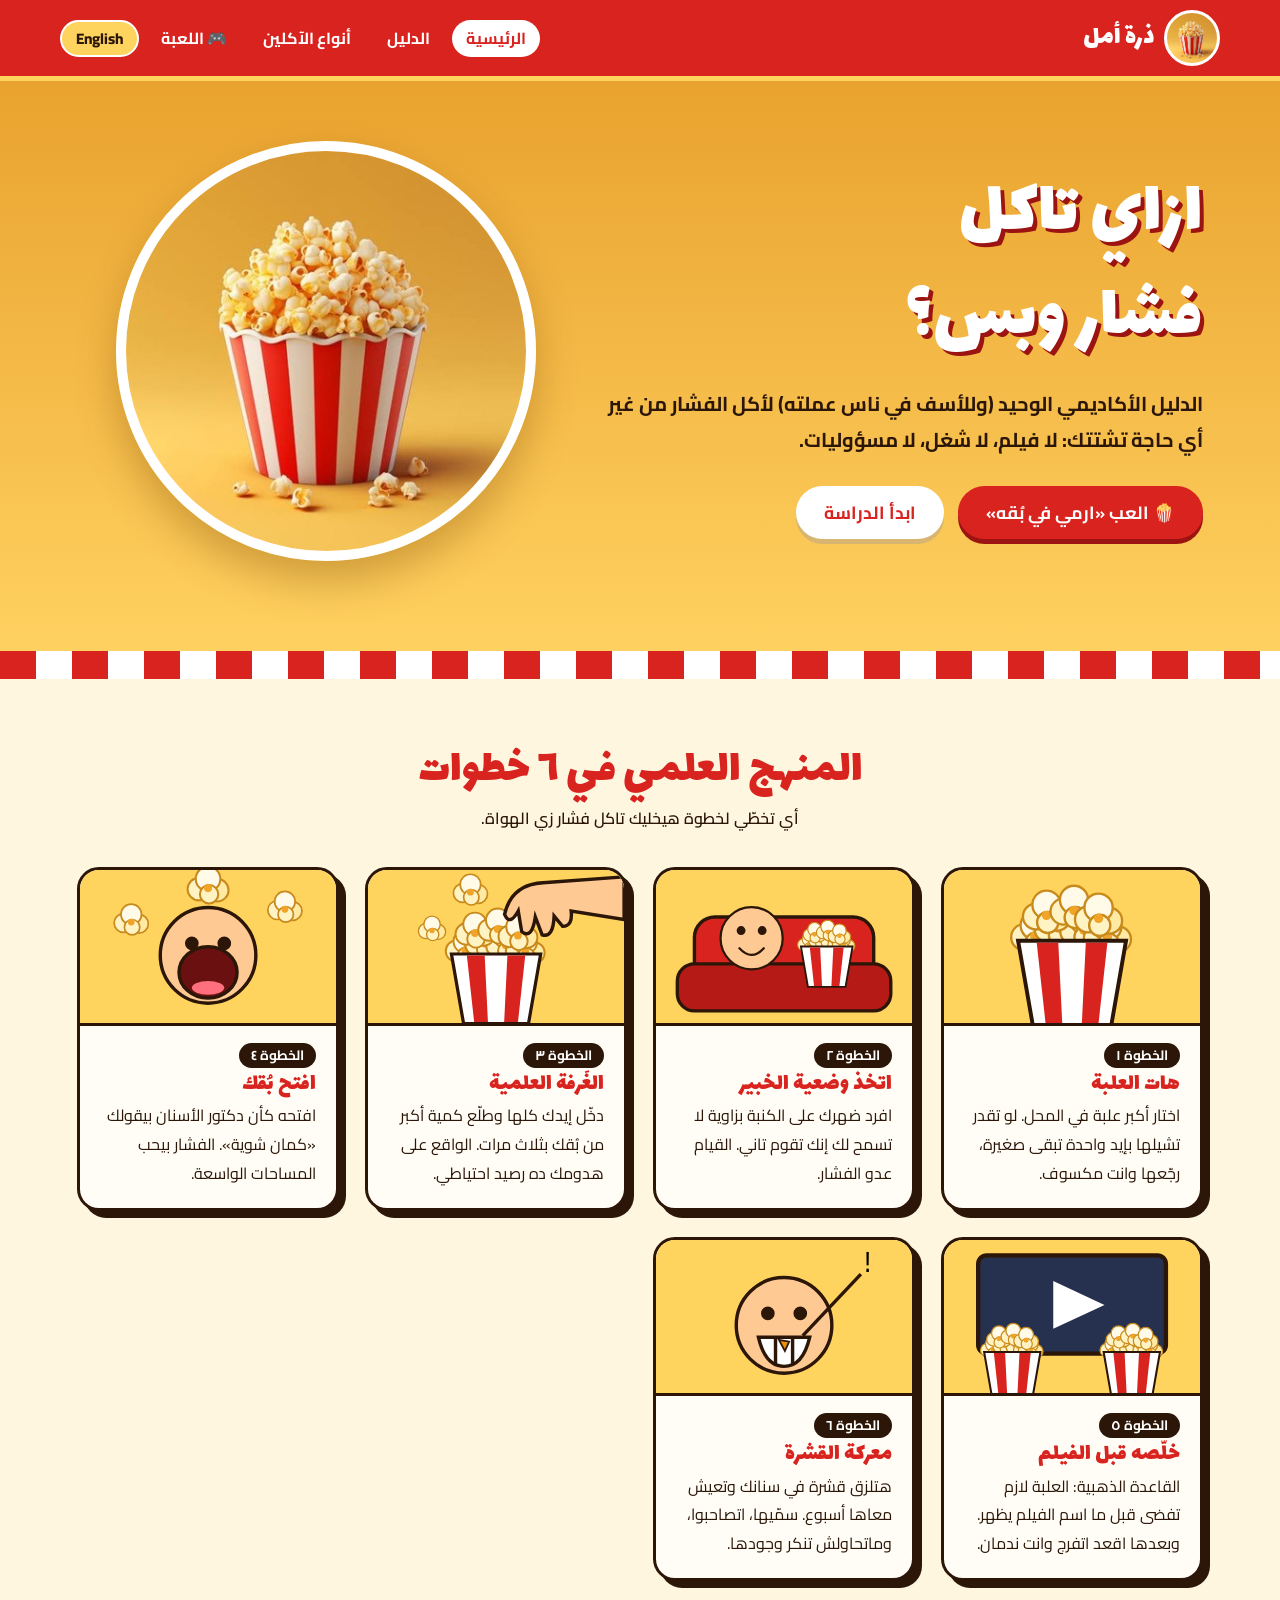
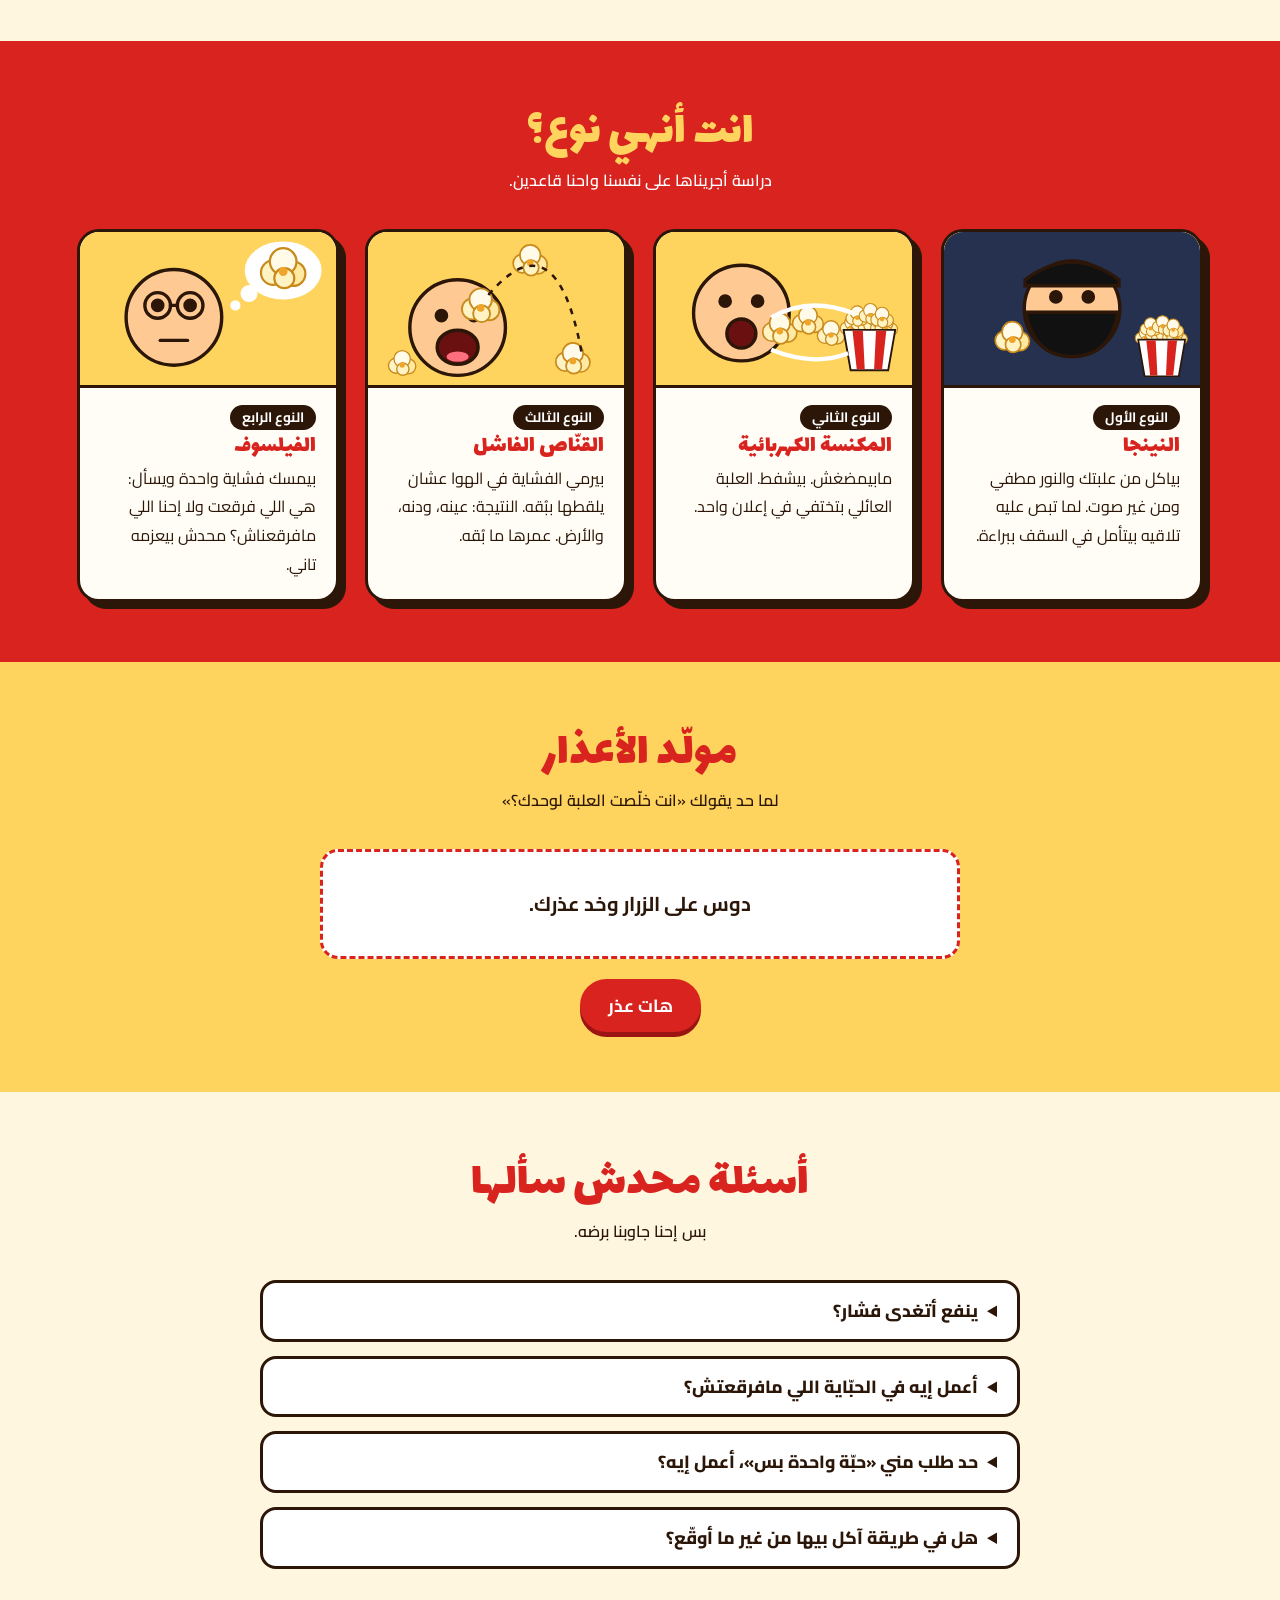
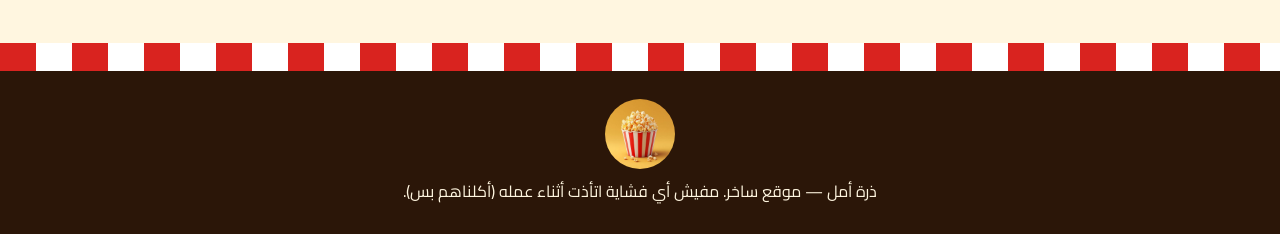
<file: index.html>
<!DOCTYPE html>
<html lang="ar" dir="rtl">
<head>
<meta charset="UTF-8">
<meta name="viewport" content="width=device-width, initial-scale=1">
<title>ذرة أمل | ازاي تاكل فشار بس</title>
<link rel="icon" href="[data-uri]">
<link href="https://fonts.googleapis.com/css2?family=Cairo:wght@400;600;700;800&family=Lalezar&display=swap" rel="stylesheet">
<link rel="stylesheet" href="style.css">
</head>
<body>
<header class="nav">
  <a class="brand" href="index.html"><span class="logo" role="img" aria-label="لوجو ذرة أمل"></span>ذرة أمل</a>
  <nav class="links">
    <a href="index.html" class="active">الرئيسية</a>
    <a href="index.html#steps">الدليل</a>
    <a href="index.html#types">أنواع الآكلين</a>
    <a href="game.html">🎮 اللعبة</a>
  </nav>
</header>

<main>
<section class="hero">
  <div>
    <h1>ازاي تاكل<br>فشار وبس؟</h1>
    <p>الدليل الأكاديمي الوحيد (وللأسف في ناس عملته) لأكل الفشار من غير أي حاجة تشتتك: لا فيلم، لا شغل، لا مسؤوليات.</p>
    <div class="actions">
      <a class="btn" href="game.html">🍿 العب «ارمي في بُقه»</a>
      <a class="btn alt" href="#steps">ابدأ الدراسة</a>
    </div>
  </div>
  <div class="logo" role="img" aria-label="علبة فشار"></div>
</section>
<div class="stripes"></div>

<section class="block" id="steps">
  <h2>المنهج العلمي في ٦ خطوات</h2>
  <p class="sub">أي تخطّي لخطوة هيخليك تاكل فشار زي الهواة.</p>
  <div class="grid">
    <article class="card">
      <div class="art" data-art="bucket"></div>
      <div class="body"><span class="num">الخطوة ١</span><h3>هات العلبة</h3><p>اختار أكبر علبة في المحل. لو تقدر تشيلها بإيد واحدة تبقى صغيرة، رجّعها وانت مكسوف.</p></div>
    </article>
    <article class="card">
      <div class="art" data-art="sofa"></div>
      <div class="body"><span class="num">الخطوة ٢</span><h3>اتخذ وضعية الخبير</h3><p>افرد ضهرك على الكنبة بزاوية لا تسمح لك إنك تقوم تاني. القيام عدو الفشار.</p></div>
    </article>
    <article class="card">
      <div class="art" data-art="hand"></div>
      <div class="body"><span class="num">الخطوة ٣</span><h3>الغَرفة العلمية</h3><p>دخّل إيدك كلها وطلّع كمية أكبر من بُقك بثلاث مرات. الواقع على هدومك ده رصيد احتياطي.</p></div>
    </article>
    <article class="card">
      <div class="art" data-art="mouth"></div>
      <div class="body"><span class="num">الخطوة ٤</span><h3>افتح بُقك</h3><p>افتحه كأن دكتور الأسنان بيقولك «كمان شوية». الفشار بيحب المساحات الواسعة.</p></div>
    </article>
    <article class="card">
      <div class="art" data-art="movie"></div>
      <div class="body"><span class="num">الخطوة ٥</span><h3>خلّصه قبل الفيلم</h3><p>القاعدة الذهبية: العلبة لازم تفضى قبل ما اسم الفيلم يظهر. وبعدها اقعد اتفرج وانت ندمان.</p></div>
    </article>
    <article class="card">
      <div class="art" data-art="kernel"></div>
      <div class="body"><span class="num">الخطوة ٦</span><h3>معركة القشرة</h3><p>هتلزق قشرة في سنانك وتعيش معاها أسبوع. سمّيها، اتصاحبوا، وماتحاولش تنكر وجودها.</p></div>
    </article>
  </div>
</section>

<section class="block dark" id="types">
  <h2>انت أنهي نوع؟</h2>
  <p class="sub">دراسة أجريناها على نفسنا واحنا قاعدين.</p>
  <div class="grid">
    <article class="card">
      <div class="art" data-art="ninja"></div>
      <div class="body"><span class="num">النوع الأول</span><h3>النينجا</h3><p>بياكل من علبتك والنور مطفي ومن غير صوت. لما تبص عليه تلاقيه بيتأمل في السقف ببراءة.</p></div>
    </article>
    <article class="card">
      <div class="art" data-art="vacuum"></div>
      <div class="body"><span class="num">النوع الثاني</span><h3>المكنسة الكهربائية</h3><p>مابيمضغش. بيشفط. العلبة العائلي بتختفي في إعلان واحد.</p></div>
    </article>
    <article class="card">
      <div class="art" data-art="thrower"></div>
      <div class="body"><span class="num">النوع الثالث</span><h3>القنّاص الفاشل</h3><p>بيرمي الفشاية في الهوا عشان يلقطها ببُقه. النتيجة: عينه، ودنه، والأرض. عمرها ما بُقه.</p></div>
    </article>
    <article class="card">
      <div class="art" data-art="thinker"></div>
      <div class="body"><span class="num">النوع الرابع</span><h3>الفيلسوف</h3><p>بيمسك فشاية واحدة ويسأل: هي اللي فرقعت ولا إحنا اللي مافرقعناش؟ محدش بيعزمه تاني.</p></div>
    </article>
  </div>
</section>

<section class="block excuse">
  <h2>مولّد الأعذار</h2>
  <p class="sub">لما حد يقولك «انت خلّصت العلبة لوحدك؟»</p>
  <div id="excuseText" aria-live="polite">دوس على الزرار وخد عذرك.</div>
  <button class="btn" id="excuseBtn" type="button">هات عذر</button>
</section>

<section class="block">
  <h2>أسئلة محدش سألها</h2>
  <p class="sub">بس إحنا جاوبنا برضه.</p>
  <div class="faq">
    <details><summary>ينفع أتغدى فشار؟</summary><p>طبعًا. وتفطر وتتعشى كمان، بس إحنا موقع ساخر مش دكتور تغذية، فماتاخدش بكلامنا.</p></details>
    <details><summary>أعمل إيه في الحبّاية اللي مافرقعتش؟</summary><p>دي حبّاية عندها شخصية. احترم قرارها، وماتحاولش تكسرها بسنانك عشان سنانك هي اللي هتتكسر.</p></details>
    <details><summary>حد طلب مني «حبّة واحدة بس»، أعمل إيه؟</summary><p>إديله حبّة واحدة بالظبط، واختار اللي مافرقعتش.</p></details>
    <details><summary>هل في طريقة آكل بيها من غير ما أوقّع؟</summary><p>العلماء لسه بيدوّروا. آخر محاولة انتهت بالباحث وهو بيلم فشار من تحت الكنبة.</p></details>
  </div>
</section>
</main>
<div class="stripes"></div>
<footer>
  <span class="logo"></span>
  <p>ذرة أمل — موقع ساخر. مفيش أي فشاية اتأذت أثناء عمله (أكلناهم بس).</p>
</footer>
<script src="script.js"></script>
</body>
</html>
</file>
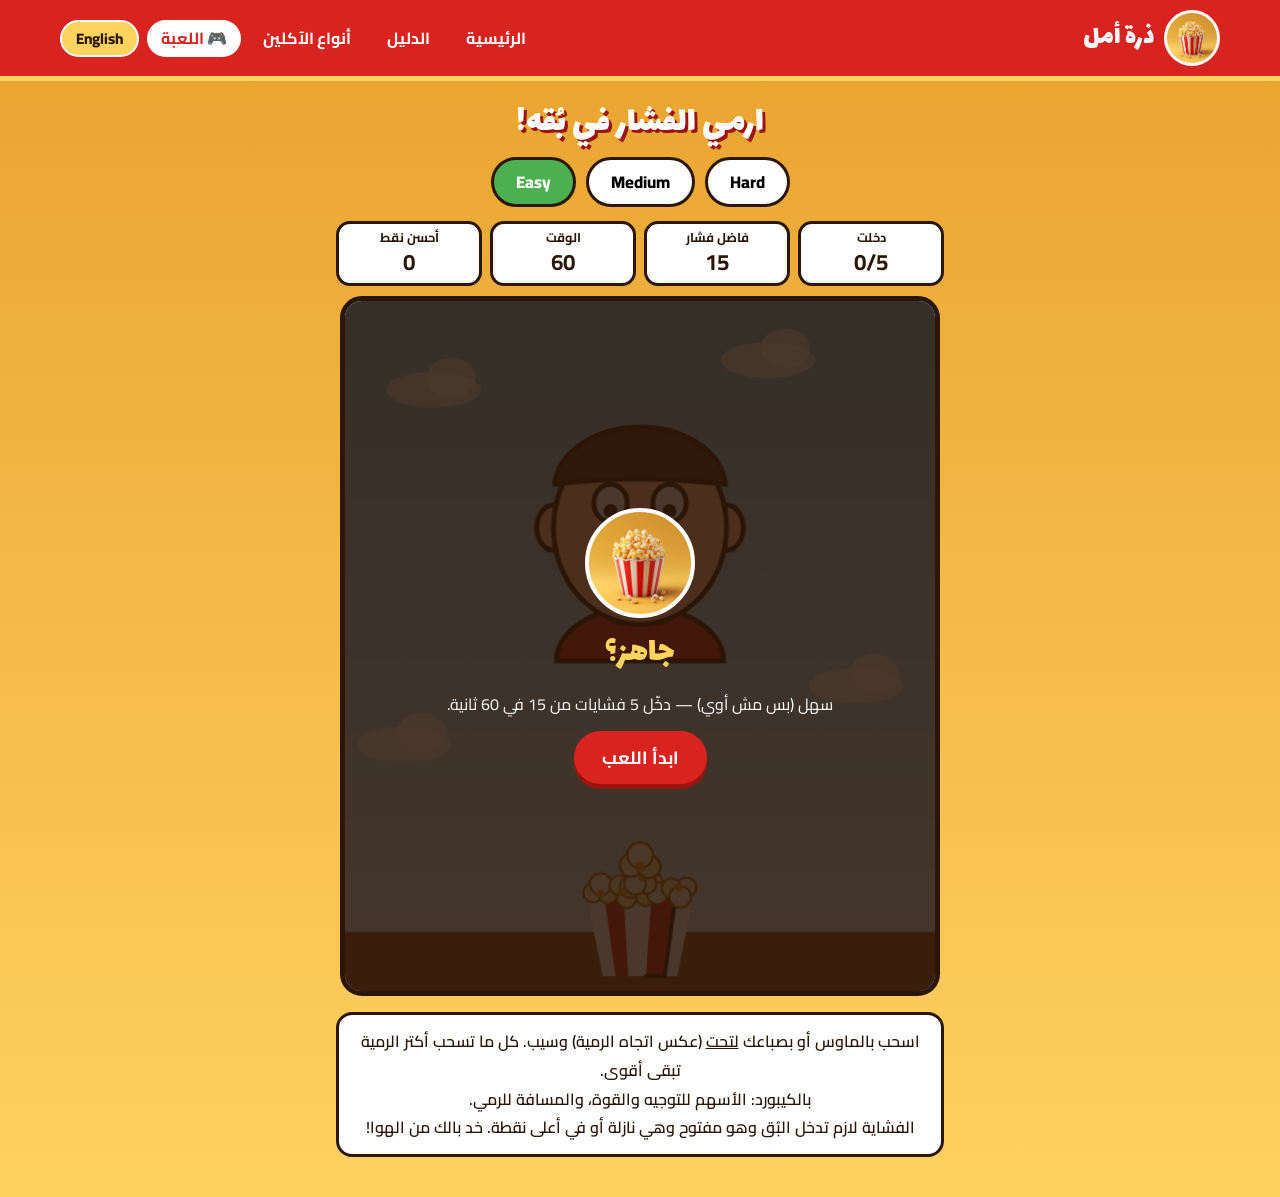
<file: game.html>
<!DOCTYPE html>
<html lang="ar" dir="rtl">
<head>
<meta charset="UTF-8">
<meta name="viewport" content="width=device-width, initial-scale=1">
<title>لعبة ارمي في بُقه | ذرة أمل</title>
<link rel="icon" href="[data-uri]">
<link href="https://fonts.googleapis.com/css2?family=Cairo:wght@400;600;700;800&family=Lalezar&display=swap" rel="stylesheet">
<link rel="stylesheet" href="style.css">
</head>
<body class="game-page">
<header class="nav">
  <a class="brand" href="index.html"><span class="logo" role="img" aria-label="لوجو ذرة أمل"></span>ذرة أمل</a>
  <nav class="links">
    <a href="index.html">الرئيسية</a>
    <a href="index.html#steps">الدليل</a>
    <a href="index.html#types">أنواع الآكلين</a>
    <a href="game.html" class="active">🎮 اللعبة</a>
  </nav>
</header>

<main class="game-wrap">
  <h1>ارمي الفشار في بُقه!</h1>
  <div class="levels" role="group" aria-label="مستوى الصعوبة">
    <button class="level" type="button" data-level="easy" aria-pressed="true">Easy</button>
    <button class="level" type="button" data-level="medium" aria-pressed="false">Medium</button>
    <button class="level" type="button" data-level="hard" aria-pressed="false">Hard</button>
  </div>
  <div class="hud">
    <div>دخلت<b id="score">0</b></div>
    <div>فاضل فشار<b id="ammo">0</b></div>
    <div>الوقت<b id="time">0</b></div>
    <div>أحسن نقط<b id="best">0</b></div>
  </div>
  <div class="stage">
    <canvas id="game" width="600" height="700" tabindex="0" aria-label="ساحة اللعبة"></canvas>
    <div class="overlay" id="overlay">
      <span class="logo"></span>
      <h2 id="ovTitle">جاهز؟</h2>
      <p id="ovText"></p>
      <button class="btn" id="startBtn" type="button">ابدأ اللعب</button>
    </div>
  </div>
  <div class="help">
    اسحب بالماوس أو بصباعك <u>لتحت</u> (عكس اتجاه الرمية) وسيب. كل ما تسحب أكتر الرمية تبقى أقوى.<br>
    بالكيبورد: الأسهم للتوجيه والقوة، والمسافة للرمي.<br>
    الفشاية لازم تدخل البُق وهو مفتوح وهي نازلة أو في أعلى نقطة. خد بالك من الهوا!
  </div>
</main>
<script src="script.js"></script>
</body>
</html>
</file>
<file: style.css>
/* ===== ذرة أمل : ملف التنسيق ===== */
:root{
  --mustard:#f0ac33; --butter:#ffd45e; --cream:#fff6e0; --red:#d9231f;
  --red-dark:#9c1411; --ink:#2b1608; --card:#fffdf6;
}
*{box-sizing:border-box;margin:0;padding:0}
html{scroll-behavior:smooth}
body{font-family:'Cairo',Tahoma,sans-serif;background:var(--cream);color:var(--ink);line-height:1.8;overflow-x:hidden}
h1,h2,h3,.brand{font-family:'Lalezar','Cairo',Tahoma,sans-serif;font-weight:400;line-height:1.35}
a{color:inherit;text-decoration:none}
svg{display:block;max-width:100%}

/* اللوجو (صورتك) */
.logo{display:inline-block;background:url("[data-uri]") center/cover;border-radius:50%;flex:none}

/* الشريط العلوي */
.nav{position:sticky;top:0;z-index:20;display:flex;justify-content:space-between;align-items:center;gap:12px;
  padding:10px clamp(16px,5vw,60px);background:var(--red);color:#fff;border-bottom:5px solid var(--butter)}
.brand{display:flex;align-items:center;gap:10px;font-size:1.7rem}
.brand .logo{width:56px;height:56px;border:3px solid #fff}
.links{display:flex;gap:8px;flex-wrap:wrap}
.links a{padding:4px 14px;border-radius:30px;font-weight:700}
.links a:hover,.links a.active{background:#fff;color:var(--red)}

.lang{font:800 .95rem 'Cairo',Tahoma,sans-serif;background:var(--butter);color:var(--ink);border:2px solid #fff;
  border-radius:30px;padding:2px 14px;cursor:pointer}
.btn{display:inline-block;font:700 1.1rem 'Cairo',Tahoma,sans-serif;background:var(--red);color:#fff;border:0;
  padding:10px 28px;border-radius:40px;box-shadow:0 5px 0 var(--red-dark);cursor:pointer;transition:transform .1s}
.btn:hover{transform:translateY(-2px)}
.btn:active{transform:translateY(4px);box-shadow:0 1px 0 var(--red-dark)}
.btn.alt{background:#fff;color:var(--red);box-shadow:0 5px 0 #d8b671}
:focus-visible{outline:4px solid #1b63d8;outline-offset:3px}

/* الواجهة */
.hero{position:relative;display:grid;grid-template-columns:1.2fr 1fr;align-items:center;gap:30px;
  padding:60px clamp(16px,6vw,90px) 90px;background:linear-gradient(#e9a22e,#ffd160)}
.hero h1{font-size:clamp(2.5rem,6vw,4.8rem);color:#fff;text-shadow:4px 4px 0 var(--red-dark)}
.hero p{font-size:1.25rem;font-weight:700;margin:16px 0 28px;max-width:34em}
.hero .actions{display:flex;gap:14px;flex-wrap:wrap}
.hero .logo{width:min(420px,80vw);aspect-ratio:1;justify-self:center;border:10px solid #fff;
  box-shadow:0 20px 40px #7a460055;animation:float 4s ease-in-out infinite}
@keyframes float{50%{transform:translateY(-16px) rotate(3deg)}}

/* شريط مقلّم زي العلبة */
.stripes{height:28px;background:repeating-linear-gradient(90deg,var(--red) 0 36px,#fff 36px 72px)}

section.block{padding:60px clamp(16px,6vw,90px)}
section.block>h2{text-align:center;font-size:clamp(2rem,4vw,3rem);color:var(--red)}
.sub{text-align:center;margin-bottom:34px;font-weight:600}
.grid{display:grid;grid-template-columns:repeat(auto-fit,minmax(250px,1fr));gap:26px;max-width:1150px;margin:auto}
.card{background:var(--card);border:3px solid var(--ink);border-radius:22px;overflow:hidden;box-shadow:7px 7px 0 var(--ink);transition:transform .2s}
.card:hover{transform:rotate(-1.5deg) translateY(-6px)}
.card .art{background:var(--butter);border-bottom:3px solid var(--ink)}
.card .art svg{width:100%;height:auto}
.card .body{padding:14px 20px 20px}
.card h3{font-size:1.5rem;color:var(--red)}
.num{display:inline-block;background:var(--ink);color:#fff;border-radius:20px;padding:0 12px;font-size:.85rem;font-weight:700}

.dark{background:var(--red);color:#fff}
.dark>h2{color:var(--butter)!important}
.dark .card{color:var(--ink)}

/* الأسئلة */
.faq{max-width:760px;margin:auto}
details{background:#fff;border:3px solid var(--ink);border-radius:16px;padding:12px 20px;margin-bottom:14px}
summary{cursor:pointer;font-weight:800;font-size:1.1rem}
details p{padding-top:8px}

/* مولّد الأعذار */
.excuse{text-align:center;background:var(--butter)}
#excuseText{max-width:640px;min-height:5.5em;margin:0 auto 20px;background:#fff;border:3px dashed var(--red);
  border-radius:18px;padding:20px;font-size:1.25rem;font-weight:700;display:grid;place-items:center}

footer{background:var(--ink);color:var(--cream);text-align:center;padding:28px 16px}
footer .logo{width:70px;height:70px}

/* فشار بيقع من السما */
.falling{position:fixed;top:-50px;z-index:5;pointer-events:none;animation:fall linear forwards}
@keyframes fall{to{transform:translateY(112vh) rotate(540deg)}}

/* ===== صفحة اللعبة ===== */
.game-page{background:linear-gradient(#e9a22e,#ffd160);min-height:100vh}
.game-wrap{max-width:640px;margin:auto;padding:18px 16px 40px;text-align:center}
.game-wrap h1{color:#fff;text-shadow:3px 3px 0 var(--red-dark);font-size:2.3rem}
.levels{display:flex;justify-content:center;gap:10px;margin:8px 0 14px;direction:ltr}
.level{font:800 1.05rem 'Cairo',Tahoma,sans-serif;padding:6px 22px;border-radius:30px;border:3px solid var(--ink);background:#fff;cursor:pointer}
.level[aria-pressed="true"][data-level="easy"]{background:#4caf50;color:#fff}
.level[aria-pressed="true"][data-level="medium"]{background:#ff8f00;color:#fff}
.level[aria-pressed="true"][data-level="hard"]{background:var(--red);color:#fff}
.hud{display:grid;grid-template-columns:repeat(4,1fr);gap:8px;margin-bottom:10px}
.hud div{background:#fff;border:3px solid var(--ink);border-radius:14px;font-size:.8rem;font-weight:700;line-height:1.4;padding:5px}
.hud b{display:block;font-size:1.4rem}
.stage{position:relative;width:100%;max-width:clamp(280px,calc((100vh - 24px) * 6 / 7),600px);margin:auto}
canvas{display:block;width:100%;height:auto;aspect-ratio:6/7;border:5px solid var(--ink);border-radius:22px;
  background:#7ec8e3;touch-action:none;cursor:grab;user-select:none}
.overlay{position:absolute;inset:5px;border-radius:17px;background:#2b1608d9;color:#fff;display:flex;
  flex-direction:column;align-items:center;justify-content:center;gap:12px;padding:20px}
.overlay[hidden]{display:none}
.overlay h2{font-size:2.2rem;color:var(--butter)}
.overlay .logo{width:110px;height:110px;border:4px solid #fff}
.help{margin-top:16px;background:#fff;border:3px solid var(--ink);border-radius:16px;padding:12px 18px;font-weight:600}

#types .grid{grid-template-columns:repeat(auto-fit,minmax(220px,1fr))}
.game-page .nav{position:static}
@media(max-width:760px){
  .links{gap:2px;font-size:.88rem;justify-content:center}
  .links a{padding:3px 9px}
  .hero{grid-template-columns:1fr;text-align:center}
  .hero .logo{order:-1;width:min(260px,70vw)}
  .hero .actions{justify-content:center}
  .nav{flex-wrap:wrap;justify-content:center}
}
@media(prefers-reduced-motion:reduce){*{animation:none!important;transition:none!important}.falling{display:none}}
</file>
